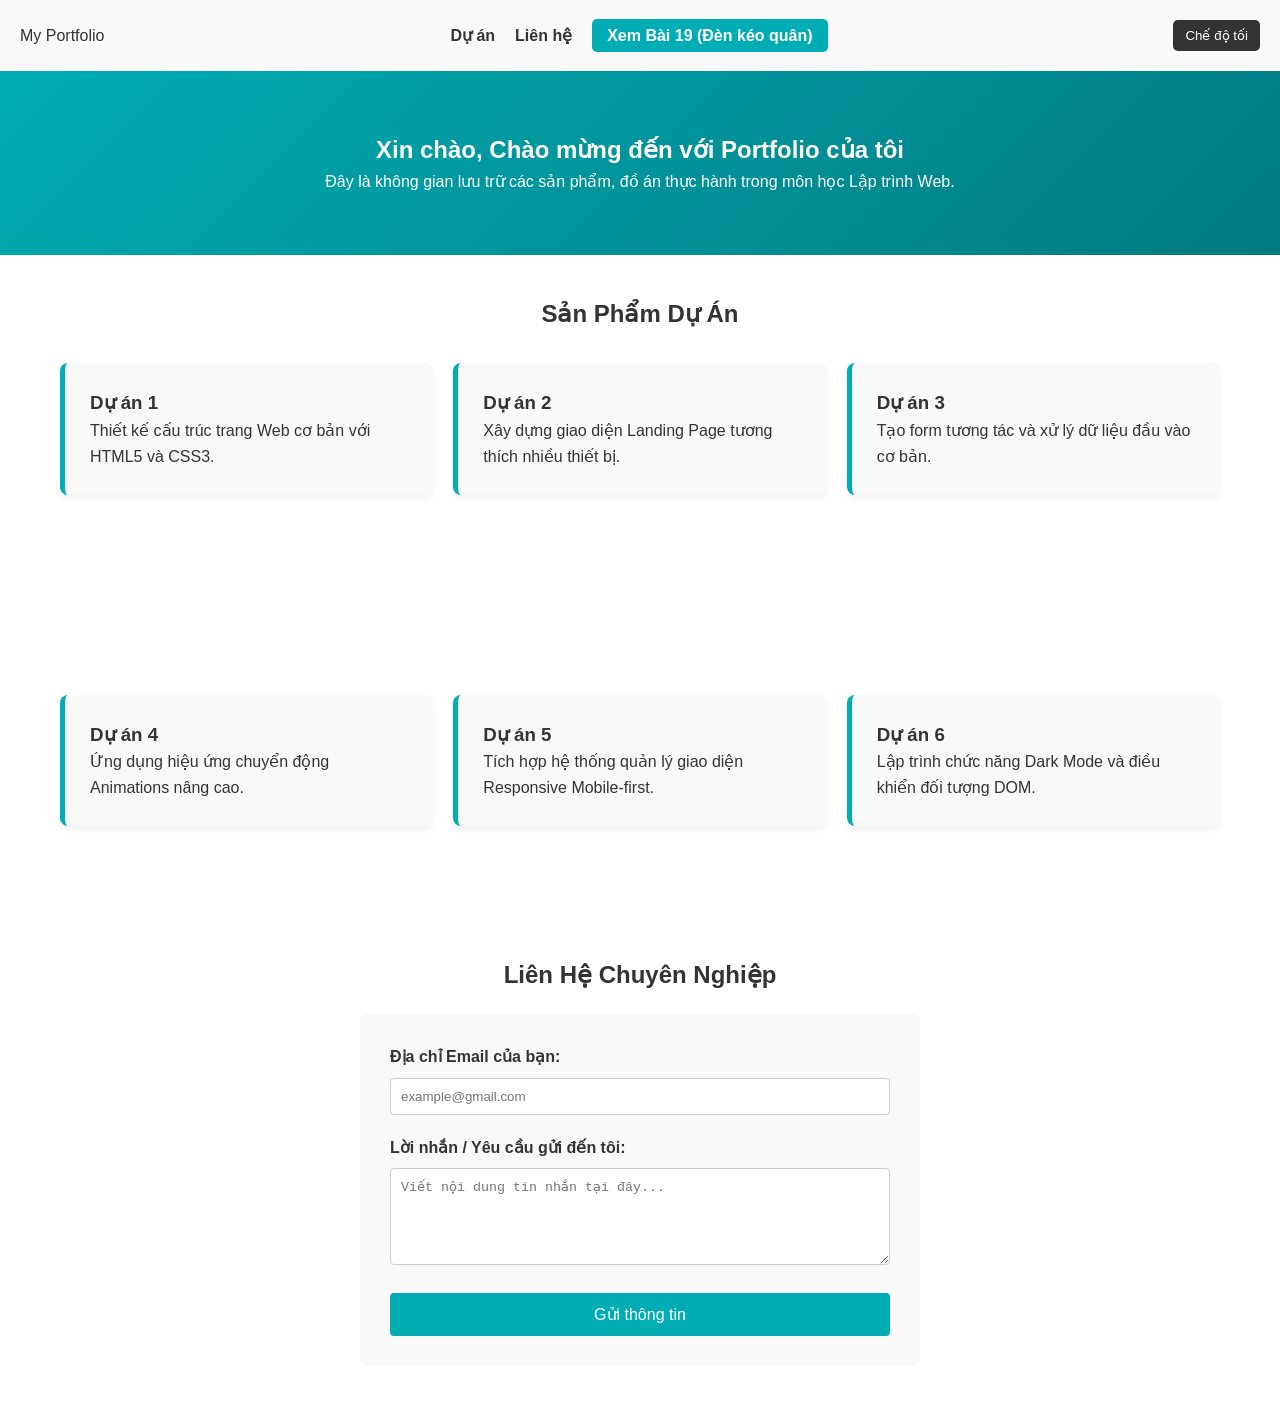
<file: index.html>
<!DOCTYPE html>
<html lang="vi" data-theme="light">
<head>
    <meta charset="UTF-8">
    <meta name="viewport" content="width=device-width, initial-scale=1.0">
    <title>Portfolio Cá Nhân</title>
    <link rel="stylesheet" href="style.css">
</head>
<body>
    <header class="navbar">
        <div class="logo">My Portfolio</div>
        <nav>
            <ul class="nav-links">
                <li><a href="#projects">Dự án</a></li>
                <li><a href="#contact">Liên hệ</a></li>
                <li><a href="den-keo-quan.html" class="highlight-btn">Xem Bài 19 (Đèn kéo quân)</a></li>
            </ul>
        </nav>
        <button id="theme-toggle" class="theme-btn">Chế độ tối</button>
    </header>

    <section class="hero-section">
        <h1>Xin chào, Chào mừng đến với Portfolio của tôi</h1>
        <p>Đây là không gian lưu trữ các sản phẩm, đồ án thực hành trong môn học Lập trình Web.</p>
    </section>

    <section id="projects" class="projects-section">
        <h2>Sản Phẩm Dự Án</h2>
        <div class="projects-grid">
            <div class="project-card animate-on-scroll">
                <h3>Dự án 1</h3>
                <p>Thiết kế cấu trúc trang Web cơ bản với HTML5 và CSS3.</p>
            </div>
            <div class="project-card animate-on-scroll">
                <h3>Dự án 2</h3>
                <p>Xây dựng giao diện Landing Page tương thích nhiều thiết bị.</p>
            </div>
            <div class="project-card animate-on-scroll">
                <h3>Dự án 3</h3>
                <p>Tạo form tương tác và xử lý dữ liệu đầu vào cơ bản.</p>
            </div>
            <div class="project-card animate-on-scroll">
                <h3>Dự án 4</h3>
                <p>Ứng dụng hiệu ứng chuyển động Animations nâng cao.</p>
            </div>
            <div class="project-card animate-on-scroll">
                <h3>Dự án 5</h3>
                <p>Tích hợp hệ thống quản lý giao diện Responsive Mobile-first.</p>
            </div>
            <div class="project-card animate-on-scroll">
                <h3>Dự án 6</h3>
                <p>Lập trình chức năng Dark Mode và điều khiển đối tượng DOM.</p>
            </div>
        </div>
    </section>

    <section id="contact" class="contact-section">
        <h2>Liên Hệ Chuyên Nghiệp</h2>
        <form action="https://formspree.io/f/your-form-id" method="POST" class="contact-form">
            <div class="form-group">
                <label for="email">Địa chỉ Email của bạn:</label>
                <input type="email" id="email" name="email" placeholder="example@gmail.com" required>
            </div>
            <div class="form-group">
                <label for="message">Lời nhắn / Yêu cầu gửi đến tôi:</label>
                <textarea id="message" name="message" rows="5" placeholder="Viết nội dung tin nhắn tại đây..." required></textarea>
            </div>
            <button type="submit" class="submit-btn">Gửi thông tin</button>
        </form>
    </section>

    <script src="script.js"></script>
</body>
</html>
</file>
<file: style.css>
/* Thiết lập hệ thống biến màu sắc để đổi theme */
:root {
    --bg-color: #ffffff;
    --text-color: #333333;
    --card-bg: #f9f9f9;
    --accent-color: #00adb5;
}
[data-theme="dark"] {
    --bg-color: #1a1a1a;
    --text-color: #f5f5f5;
    --card-bg: #2d2d2d;
    --accent-color: #00adb5;
}

* { box-sizing: border-box; margin: 0; padding: 0; }
body {
    font-family: Arial, sans-serif;
    background-color: var(--bg-color);
    color: var(--text-color);
    transition: background 0.3s, color 0.3s;
    line-height: 1.6;
}

/* Navbar */
.navbar {
    display: flex;
    justify-content: space-between;
    align-items: center;
    padding: 20px;
    background: var(--card-bg);
}
.nav-links { display: flex; list-style: none; gap: 20px; align-items: center; }
.nav-links a { text-decoration: none; color: var(--text-color); font-weight: bold; }
.highlight-btn { background: var(--accent-color); color: white !important; padding: 8px 15px; border-radius: 5px; }
.theme-btn { padding: 8px 12px; cursor: pointer; border: none; background: var(--text-color); color: var(--bg-color); border-radius: 5px; }

/* Hero */
.hero-section { text-align: center; padding: 60px 20px; background: linear-gradient(135deg, #00adb5, #007a80); color: white; }

/* CSS Grid 6 dự án (Yêu cầu hiển thị dạng lưới) */
.projects-section { padding: 40px 20px; max-width: 1200px; margin: 0 auto; }
.projects-section h2 { text-align: center; margin-bottom: 30px; }
.projects-grid {
    display: grid;
    grid-template-columns: 1fr; /* Mặc định 1 cột cho Mobile (Mobile-first) */
    gap: 200px 20px; /* Tạo khoảng cách dòng thưa thông thoáng */
    margin-bottom: 50px;
}
.project-card {
    background: var(--card-bg);
    padding: 25px;
    border-radius: 8px;
    border-left: 5px solid var(--accent-color);
    box-shadow: 0 4px 6px rgba(0,0,0,0.05);
}

/* Hiệu ứng cuộn hiển thị (Intersection Observer Animation) */
.animate-on-scroll {
    opacity: 0;
    transform: translateY(30px);
    transition: opacity 0.6s ease-out, transform 0.6s ease-out;
}
.animate-on-scroll.appear {
    opacity: 1;
    transform: translateY(0);
}

/* Form liên hệ */
.contact-section { padding: 40px 20px; max-width: 600px; margin: 0 auto; }
.contact-section h2 { text-align: center; margin-bottom: 20px; }
.contact-form { background: var(--card-bg); padding: 30px; border-radius: 8px; }
.form-group { margin-bottom: 20px; }
.form-group label { display: block; margin-bottom: 8px; font-weight: bold; }
.form-group input, .form-group textarea { width: 100%; padding: 10px; border: 1px solid #ccc; border-radius: 4px; background: var(--bg-color); color: var(--text-color); }
.submit-btn { width: 100%; padding: 12px; background: var(--accent-color); color: white; border: none; border-radius: 4px; font-size: 16px; cursor: pointer; }

/* Responsive quy định khi màn hình lớn hơn hiển thị 3 cột */
@media (min-width: 768px) {
    .projects-grid {
        grid-template-columns: repeat(3, 1fr); /* 3 cột trên máy tính */
    }
}
</file>
